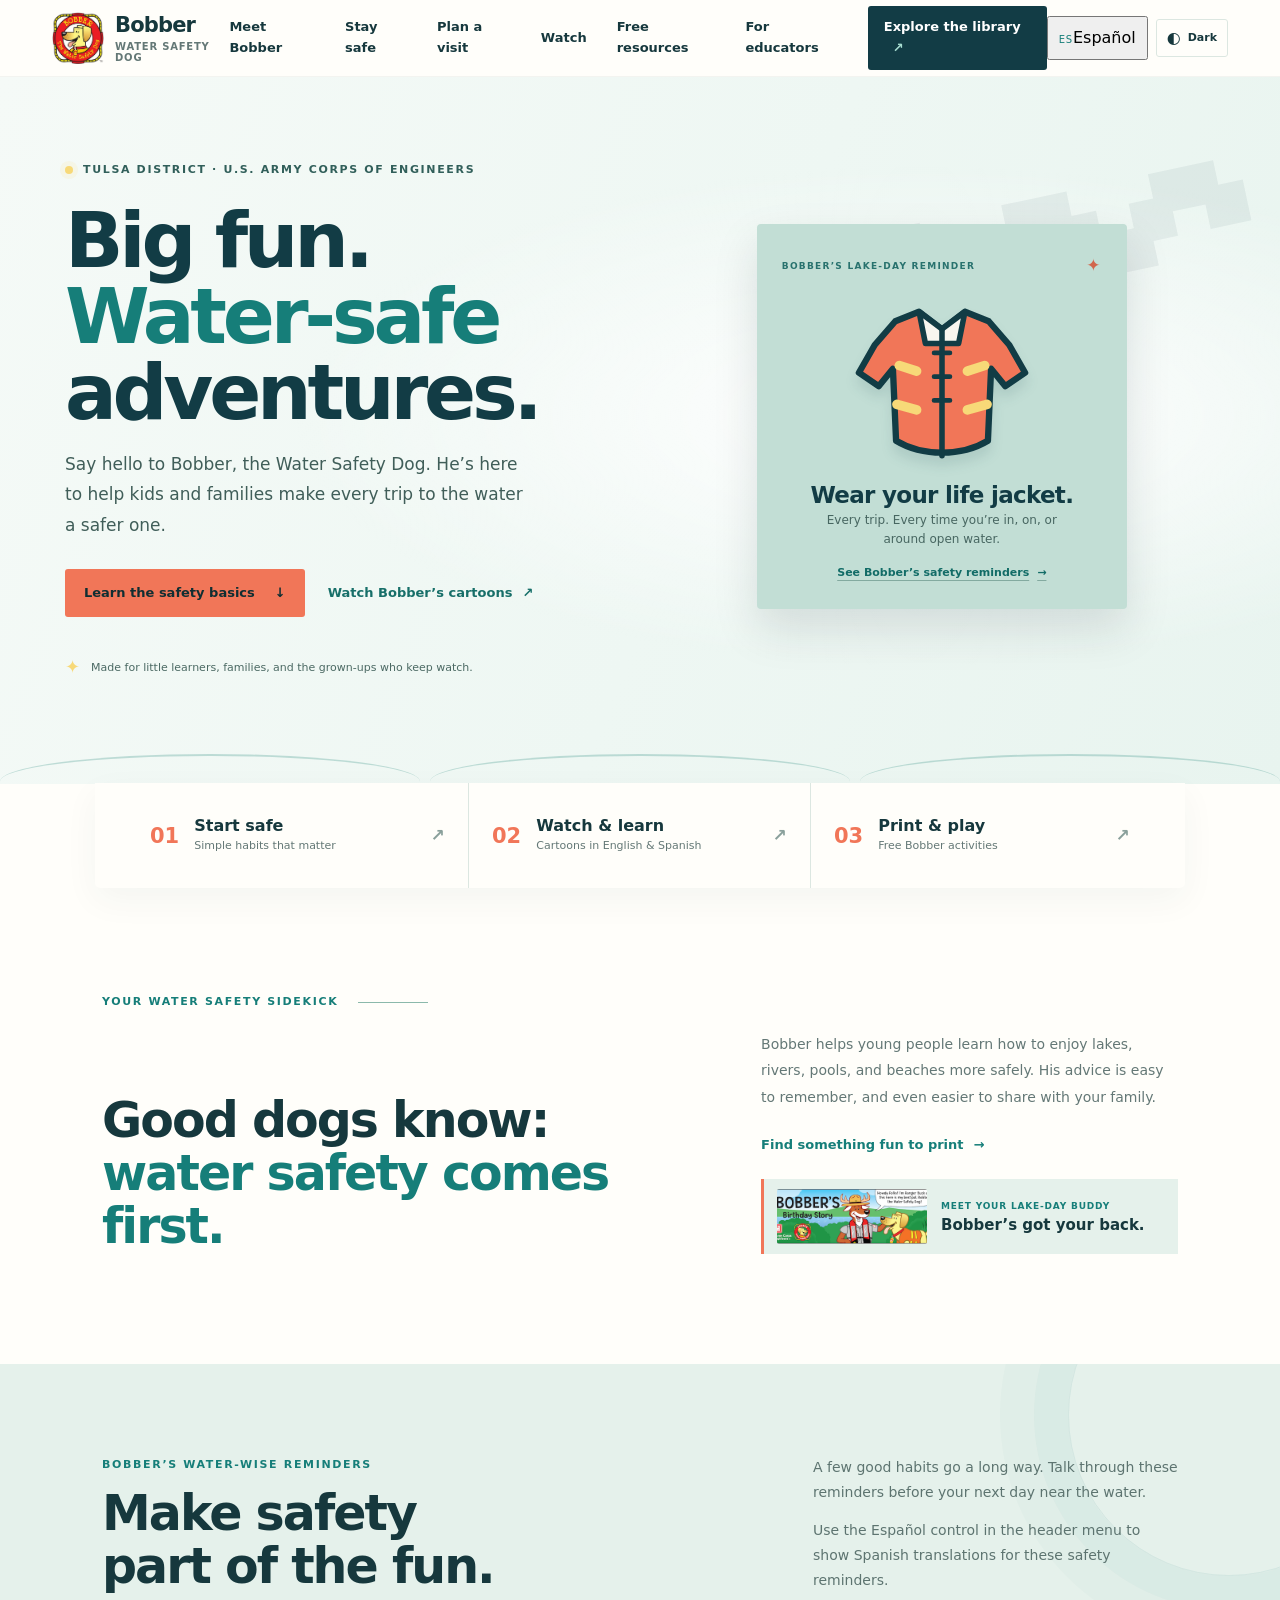
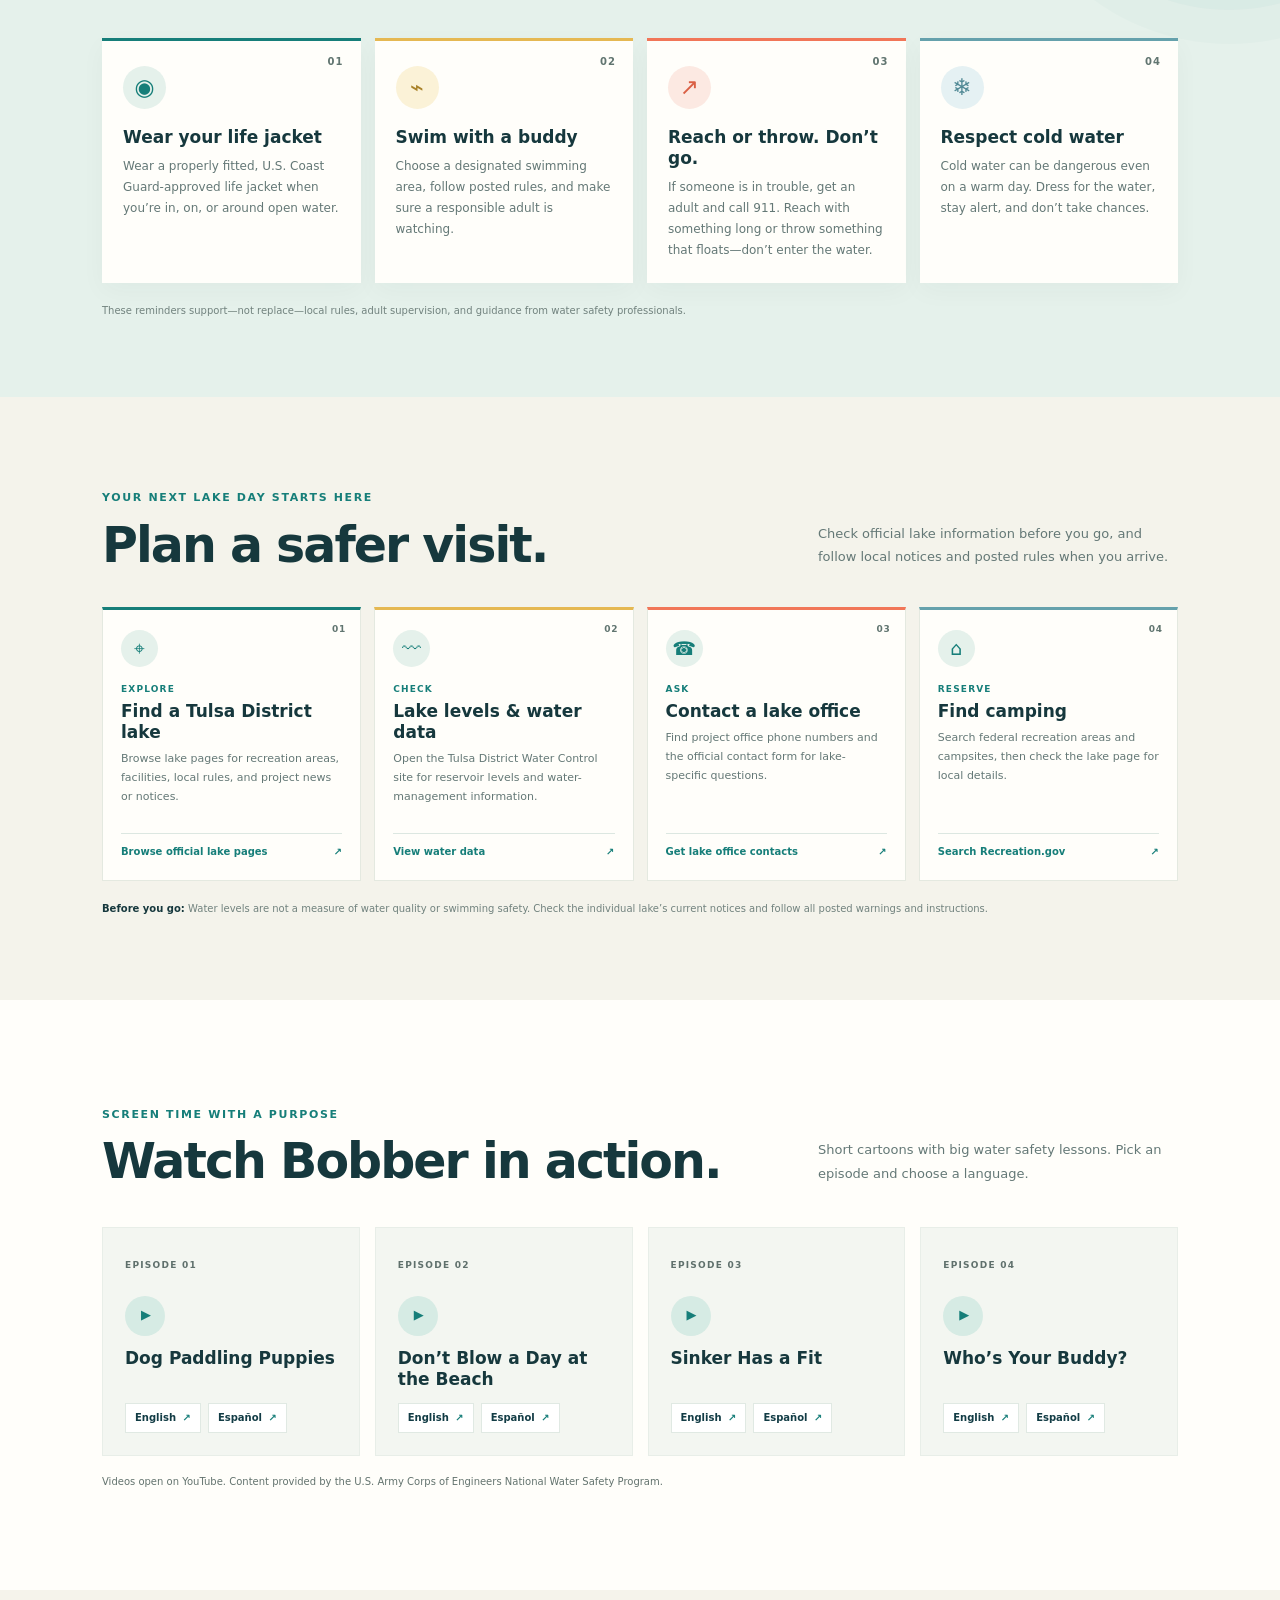
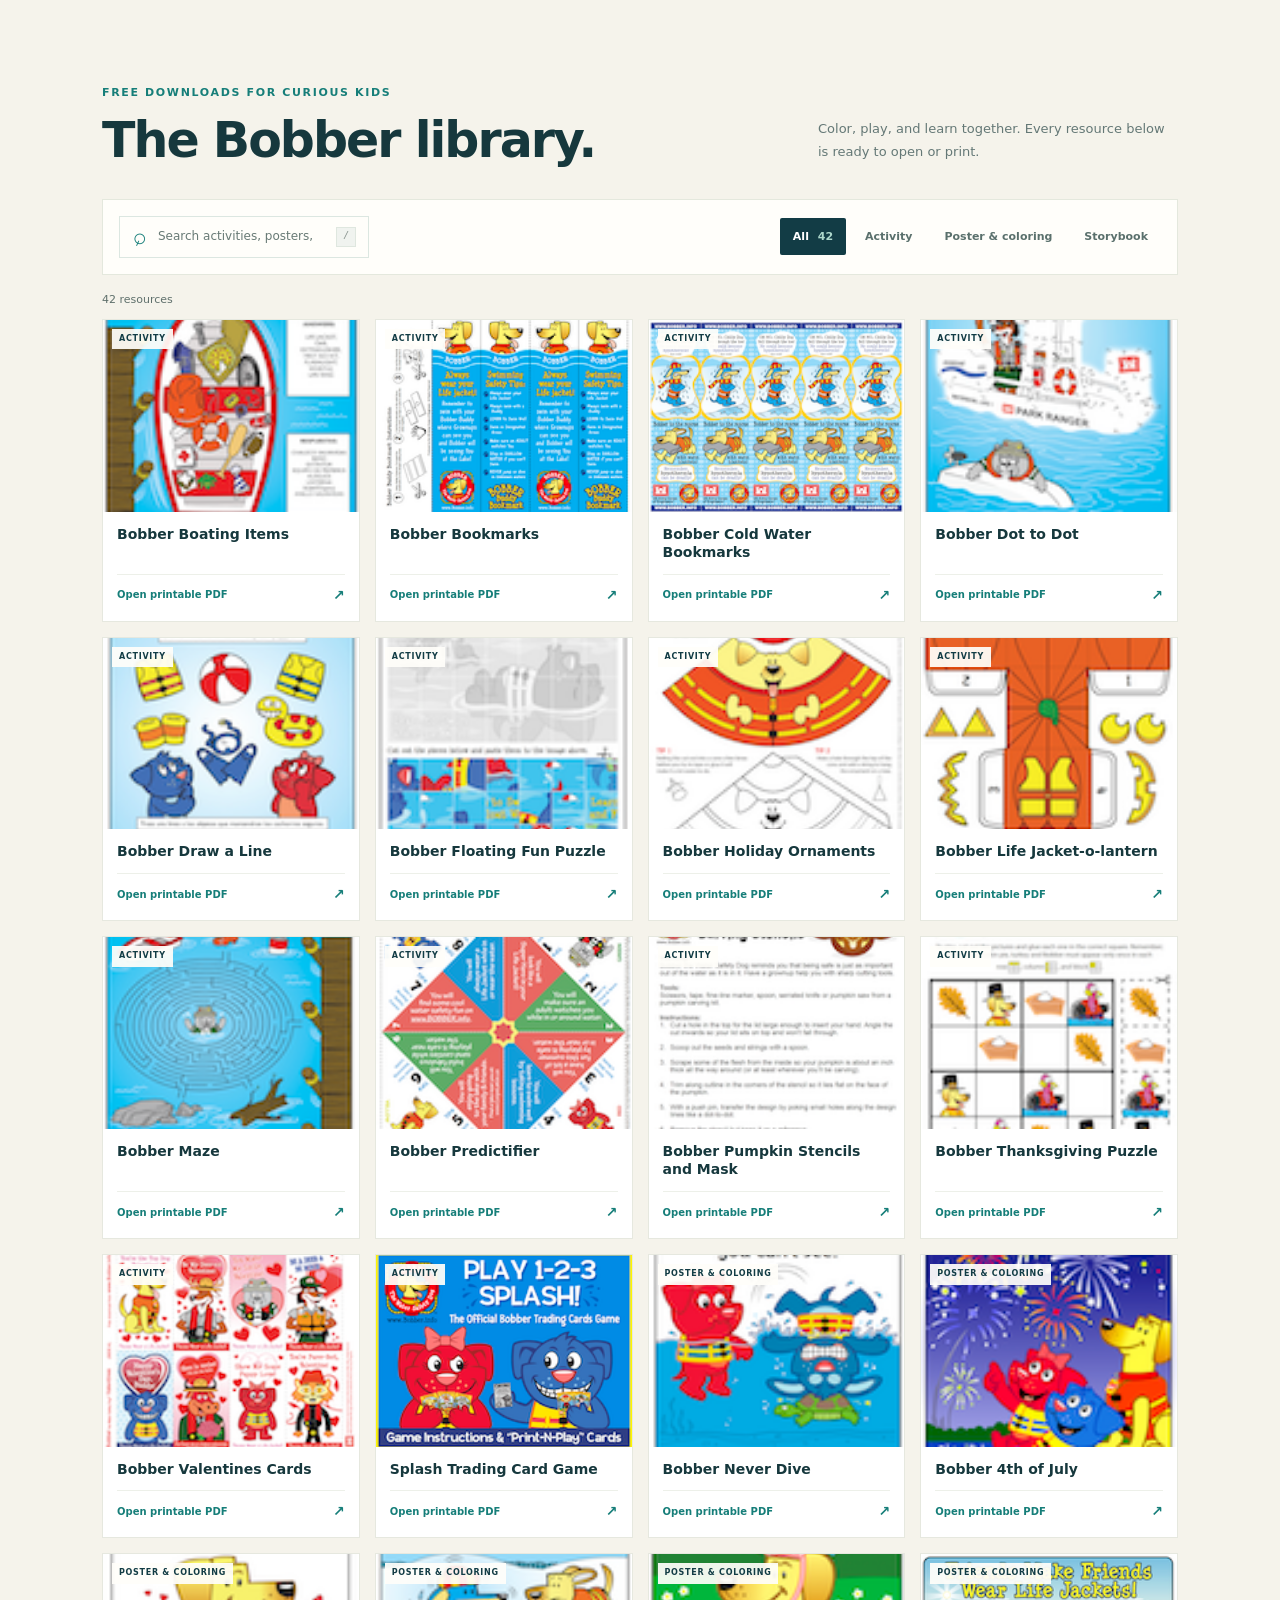
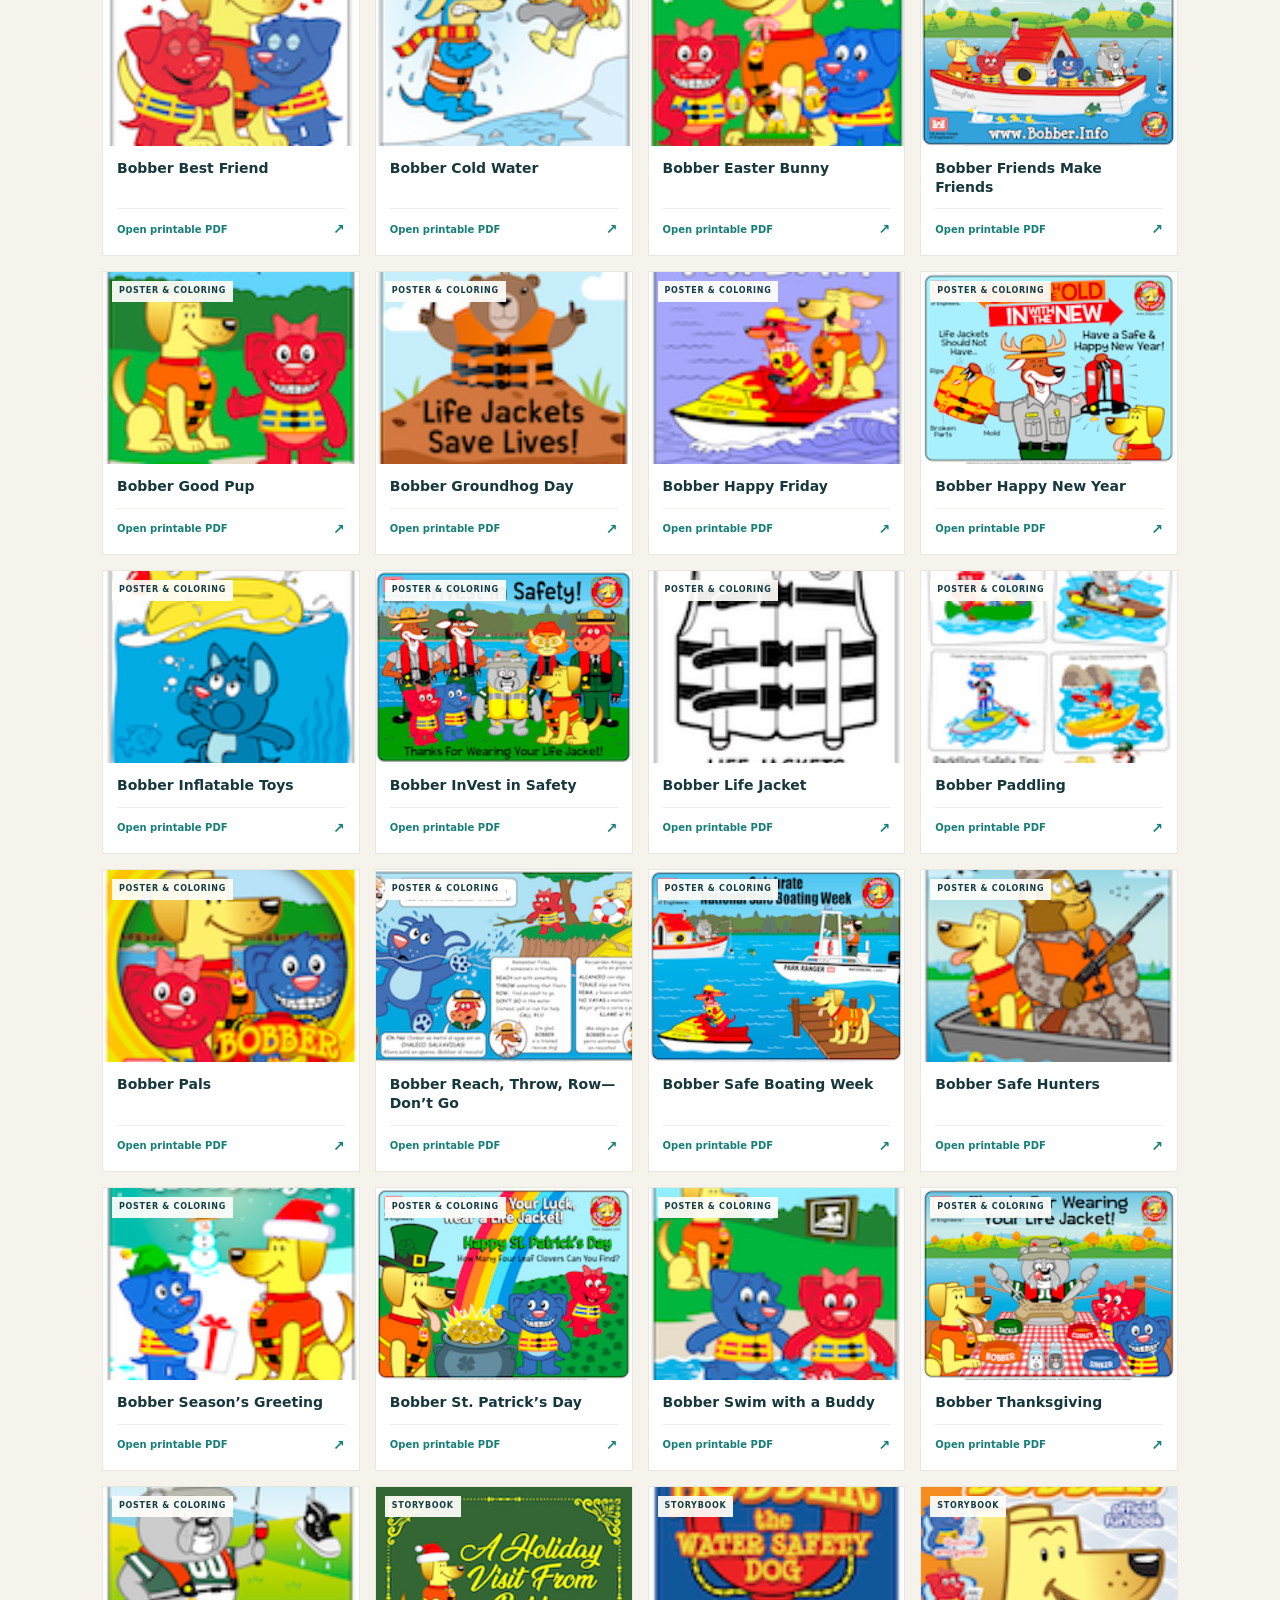
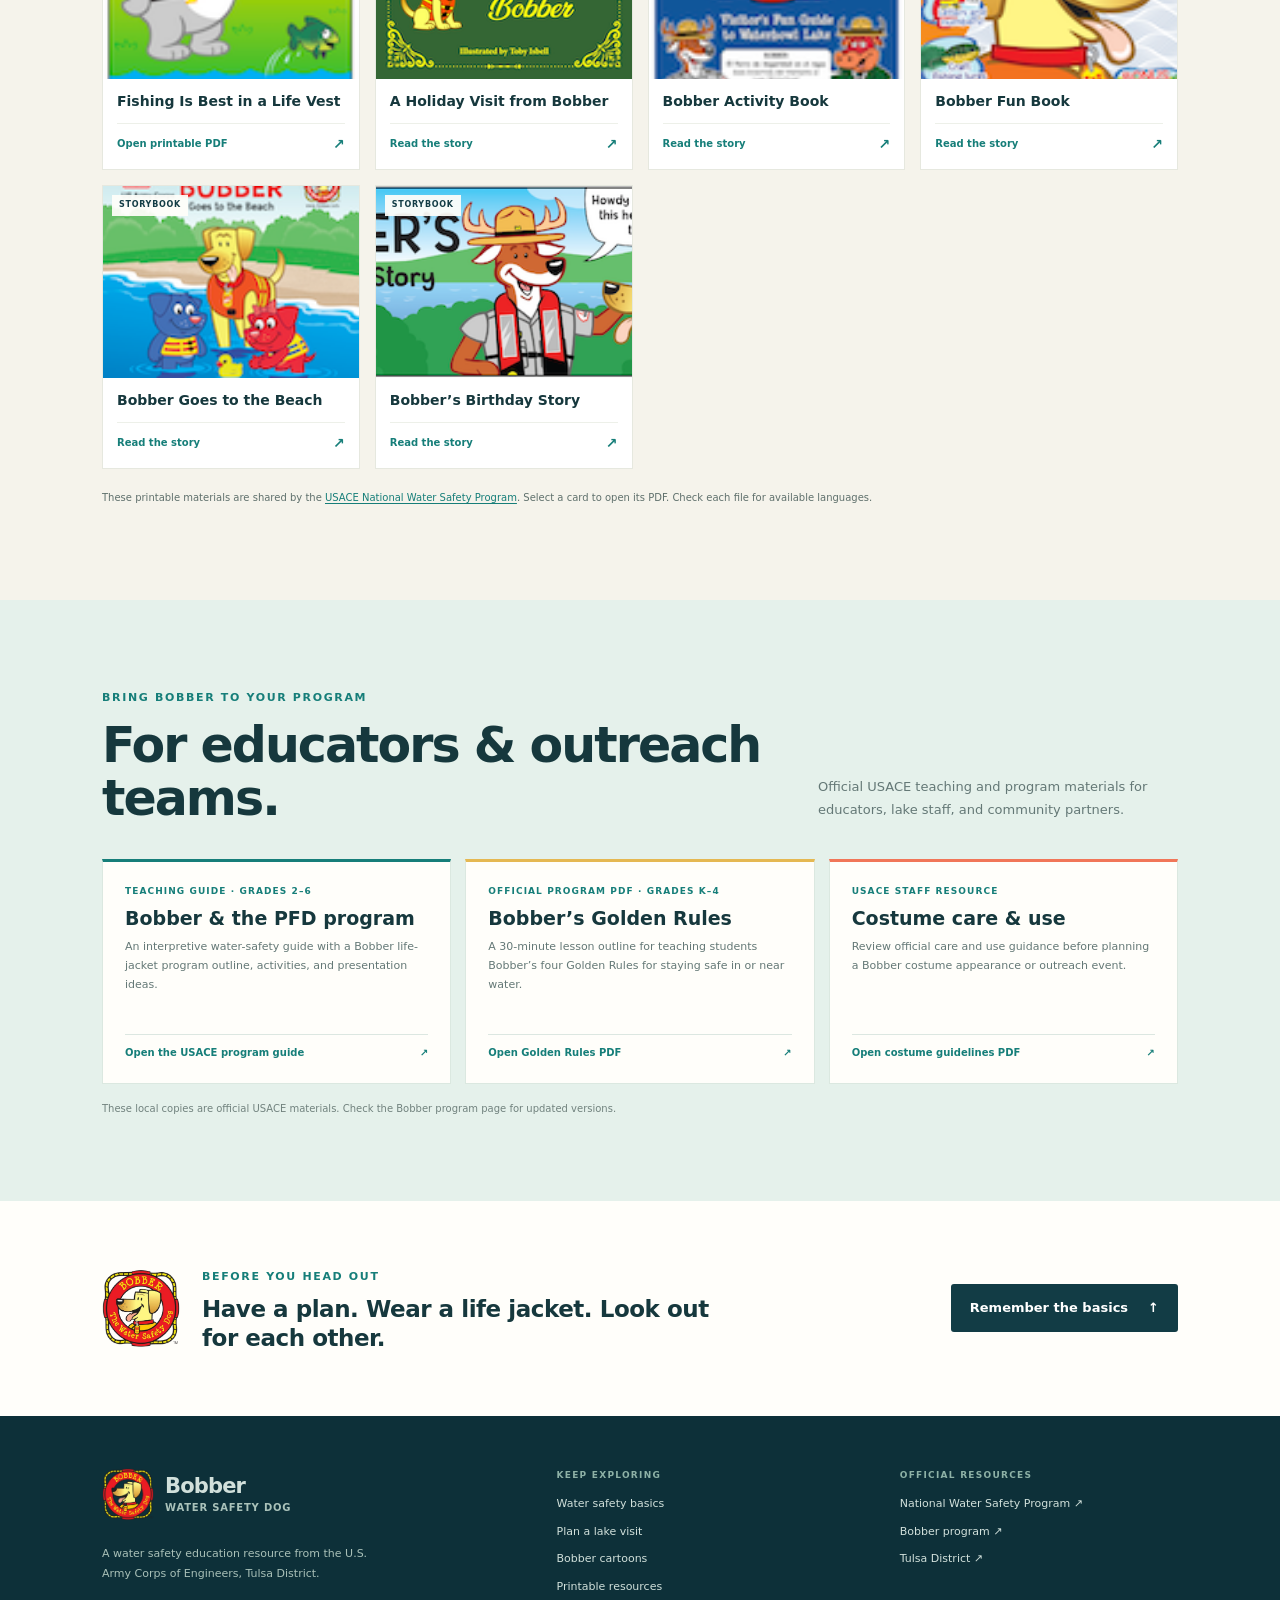
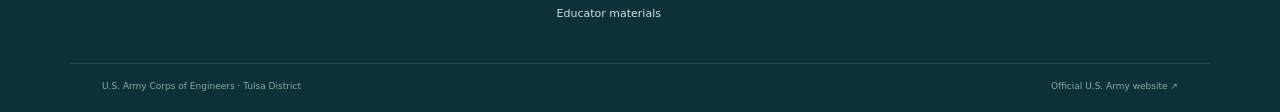
<file: index.html>
<!doctype html>
<html lang="en">
<head>
  <meta charset="utf-8">
  <meta name="viewport" content="width=device-width, initial-scale=1">
  <meta name="theme-color" content="#123c45">
  <meta name="description" content="Meet Bobber the Water Safety Dog. Explore family-friendly water safety videos, printable activities, posters, coloring sheets, and storybooks from the U.S. Army Corps of Engineers Tulsa District.">
  <title>Bobber the Water Safety Dog | Tulsa District, USACE</title>
  <link rel="icon" type="image/png" href="assets/bobber-logo.png">
  <script>
    try {
      document.documentElement.dataset.theme = localStorage.getItem("bobber-theme") ||
        (window.matchMedia("(prefers-color-scheme: dark)").matches ? "dark" : "light");
      document.documentElement.dataset.locale = localStorage.getItem("bobber-language") || "en";
    } catch {
      document.documentElement.dataset.theme = "light";
      document.documentElement.dataset.locale = "en";
    }
  </script>
  <link rel="stylesheet" href="styles.css">
</head>
<body>
  <a class="skip-link" href="#main">Skip to content</a>
  <header class="site-header">
    <div class="header-inner">
      <a class="brand" href="#top" aria-label="Bobber water safety home">
        <img class="brand-logo" src="assets/bobber-logo.png" alt="">
        <span class="brand-copy"><strong>Bobber</strong><small>Water Safety Dog</small></span>
      </a>
      <nav class="site-nav" id="site-nav" aria-label="Main navigation">
        <a href="#meet-bobber">Meet Bobber</a>
        <a href="#safety">Stay safe</a>
        <a href="#visit">Plan a visit</a>
        <a href="#videos">Watch</a>
        <a href="#resources">Free resources</a>
        <a href="#educators">For educators</a>
        <a class="nav-cta" href="#resources">Explore the library <span aria-hidden="true">↗</span></a>
      </nav>
      <div class="header-tools">
        <button class="header-language-toggle" id="header-language-toggle" type="button" aria-label="Switch to Spanish / Cambiar a español" aria-pressed="false" aria-controls="main"><span class="language-code" aria-hidden="true">ES</span><span class="language-name" lang="es">Español</span></button>
        <button class="theme-toggle" id="theme-toggle" type="button" aria-label="Switch to dark mode" aria-pressed="false" title="Switch to dark mode"><span class="theme-icon" aria-hidden="true">◐</span><span class="theme-label">Dark</span></button>
        <button class="menu-toggle" id="menu-toggle" type="button" aria-expanded="false" aria-controls="site-nav" aria-label="Open navigation"><span></span><span></span><span></span></button>
      </div>
    </div>
  </header>

  <main id="main">
    <section class="hero" id="top" aria-labelledby="hero-title">
      <div class="hero-watermark" aria-hidden="true">〰</div>
      <div class="hero-inner">
        <div class="hero-copy">
          <p class="eyebrow"><span class="eyebrow-dot"></span> Tulsa District · U.S. Army Corps of Engineers</p>
          <h1 id="hero-title">Big fun.<br><span>Water-safe</span> adventures.</h1>
          <p class="hero-description">Say hello to Bobber, the Water Safety Dog. He’s here to help kids and families make every trip to the water a safer one.</p>
          <div class="hero-actions">
            <a class="button button-coral" href="#safety">Learn the safety basics <span aria-hidden="true">↓</span></a>
            <a class="text-link text-link-light" href="#videos">Watch Bobber’s cartoons <span aria-hidden="true">↗</span></a>
          </div>
          <div class="hero-note"><span class="note-icon" aria-hidden="true">✦</span><span>Made for little learners, families, and the grown-ups who keep watch.</span></div>
        </div>
        <aside class="hero-feature" aria-label="Bobber’s water safety reminder">
          <div class="feature-topline"><span>Bobber’s lake-day reminder</span><span aria-hidden="true">✦</span></div>
          <div class="life-jacket-art" aria-hidden="true">
            <svg viewBox="0 0 240 220" role="presentation" xmlns="http://www.w3.org/2000/svg">
              <path d="m91 20-30 12-26 30-20 35 25 17 18-22 4 91c33 20 83 20 116 0l4-91 18 22 25-17-20-35-26-30-30-12-29 22-29-22Z" fill="#f17658" stroke="#123c45" stroke-linejoin="round" stroke-width="8"/>
              <path d="m91 20 29 22 29-22-8 40h-42l-8-40Z" fill="#f8f6ef" stroke="#123c45" stroke-linejoin="round" stroke-width="7"/>
              <path d="M120 44v158" fill="none" stroke="#123c45" stroke-linecap="round" stroke-width="7"/>
              <path d="m66 88 22 7m86-7-22 7M63 137l25 7m89-7-25 7" fill="none" stroke="#f7d978" stroke-linecap="round" stroke-width="12"/>
              <path d="M110 72h20m-20 30h20m-20 30h20" fill="none" stroke="#123c45" stroke-linecap="round" stroke-width="6"/>
            </svg>
          </div>
          <p class="feature-title">Wear your life jacket.</p>
          <p class="feature-description">Every trip. Every time you’re in, on, or around open water.</p>
          <a class="feature-link" href="#safety">See Bobber’s safety reminders <span aria-hidden="true">→</span></a>
        </aside>
      </div>
      <div class="hero-ripple" aria-hidden="true"><span></span><span></span><span></span></div>
    </section>

    <section class="quick-strip" aria-label="Explore the site">
      <a href="#safety">
        <span class="quick-icon">01</span>
        <span><strong>Start safe</strong><small>Simple habits that matter</small></span>
        <b aria-hidden="true">↗</b>
      </a>
      <a href="#videos">
        <span class="quick-icon">02</span>
        <span><strong>Watch & learn</strong><small>Cartoons in English & Spanish</small></span>
        <b aria-hidden="true">↗</b>
      </a>
      <a href="#resources">
        <span class="quick-icon">03</span>
        <span><strong>Print & play</strong><small>Free Bobber activities</small></span>
        <b aria-hidden="true">↗</b>
      </a>
    </section>

    <section class="intro section-wrap" id="meet-bobber">
      <div class="intro-label">
        <span class="section-kicker">Your water safety sidekick</span>
        <span class="intro-line"></span>
      </div>
      <div class="intro-content">
        <h2>Good dogs know:<br><em>water safety comes first.</em></h2>
        <div class="intro-text">
          <p>Bobber helps young people learn how to enjoy lakes, rivers, pools, and beaches more safely. His advice is easy to remember, and even easier to share with your family.</p>
          <a class="text-link" href="#resources">Find something fun to print <span aria-hidden="true">→</span></a>
          <div class="bobber-note">
            <img src="assets/graphics/Bobber_Birthday_Story_tb_L7cc.png" alt="Bobber the Water Safety Dog with Ranger Buck">
            <span><small>Meet your lake-day buddy</small><strong>Bobber’s got your back.</strong></span>
          </div>
        </div>
      </div>
    </section>

    <section class="safety-section" id="safety" aria-labelledby="safety-title">
      <div class="section-wrap safety-inner">
        <div class="safety-heading">
          <div>
            <span class="section-kicker">Bobber’s water-wise reminders</span>
            <h2 id="safety-title" tabindex="-1">Make safety<br>part of the fun.</h2>
          </div>
          <div class="safety-heading-copy">
            <p>A few good habits go a long way. Talk through these reminders before your next day near the water.</p>
            <p class="safety-language-hint" id="safety-language-hint">Use the Español control in the header menu to show Spanish translations for these safety reminders.</p>
          </div>
        </div>
        <div class="safety-grid">
          <article class="safety-card">
            <span class="safety-number" aria-hidden="true">01</span>
            <span class="safety-symbol" aria-hidden="true">◉</span>
            <h3>Wear your life jacket</h3>
            <p>Wear a properly fitted, U.S. Coast Guard-approved life jacket when you’re in, on, or around open water.</p>
            <div class="spanish-copy" id="safety-es-lifejacket" lang="es" hidden>
              <span>ESPAÑOL · BORRADOR</span>
              <p><strong>Usa tu chaleco salvavidas.</strong> Debe ser de la talla correcta y estar aprobado por la Guardia Costera de EE. UU. Úsalo dentro, sobre o cerca de aguas abiertas.</p>
            </div>
          </article>
          <article class="safety-card">
            <span class="safety-number" aria-hidden="true">02</span>
            <span class="safety-symbol" aria-hidden="true">⌁</span>
            <h3>Swim with a buddy</h3>
            <p>Choose a designated swimming area, follow posted rules, and make sure a responsible adult is watching.</p>
            <div class="spanish-copy" id="safety-es-buddy" lang="es" hidden>
              <span>ESPAÑOL · BORRADOR</span>
              <p><strong>Nada acompañado.</strong> Elige una zona designada para nadar, sigue las reglas publicadas y asegúrate de que un adulto responsable te vigile.</p>
            </div>
          </article>
          <article class="safety-card">
            <span class="safety-number" aria-hidden="true">03</span>
            <span class="safety-symbol" aria-hidden="true">↗</span>
            <h3>Reach or throw. Don’t go.</h3>
            <p>If someone is in trouble, get an adult and call 911. Reach with something long or throw something that floats—don’t enter the water.</p>
            <div class="spanish-copy" id="safety-es-rescue" lang="es" hidden>
              <span>ESPAÑOL · BORRADOR</span>
              <p><strong>Alcanza o lanza; no te metas.</strong> Si alguien está en peligro, avisa a un adulto y llama al 911. Extiende algo largo o lanza algo que flote. No entres al agua.</p>
            </div>
          </article>
          <article class="safety-card">
            <span class="safety-number" aria-hidden="true">04</span>
            <span class="safety-symbol" aria-hidden="true">❄</span>
            <h3>Respect cold water</h3>
            <p>Cold water can be dangerous even on a warm day. Dress for the water, stay alert, and don’t take chances.</p>
            <div class="spanish-copy" id="safety-es-cold" lang="es" hidden>
              <span>ESPAÑOL · BORRADOR</span>
              <p><strong>Ten cuidado con el agua fría.</strong> Puede ser peligrosa incluso en un día cálido. Usa ropa adecuada para el agua fría, mantente alerta y no corras riesgos.</p>
            </div>
          </article>
        </div>
        <p class="safety-footnote">These reminders support—not replace—local rules, adult supervision, and guidance from water safety professionals.</p>
      </div>
    </section>

    <section class="visit-section" id="visit" aria-labelledby="visit-title">
      <div class="section-wrap visit-inner">
        <div class="section-heading">
          <div>
            <span class="section-kicker">Your next lake day starts here</span>
            <h2 id="visit-title">Plan a safer visit.</h2>
          </div>
          <p>Check official lake information before you go, and follow local notices and posted rules when you arrive.</p>
        </div>
        <div class="visit-grid">
          <article class="visit-card">
            <span class="visit-number" aria-hidden="true">01</span>
            <span class="visit-icon" aria-hidden="true">⌖</span>
            <span class="visit-kicker">Explore</span>
            <h3>Find a Tulsa District lake</h3>
            <p>Browse lake pages for recreation areas, facilities, local rules, and project news or notices.</p>
            <a href="https://www.swt.usace.army.mil/Locations/Tulsa-District-Lakes/" target="_blank" rel="noopener noreferrer">Browse official lake pages <span aria-hidden="true">↗</span></a>
          </article>
          <article class="visit-card">
            <span class="visit-number" aria-hidden="true">02</span>
            <span class="visit-icon" aria-hidden="true">〰</span>
            <span class="visit-kicker">Check</span>
            <h3>Lake levels & water data</h3>
            <p>Open the Tulsa District Water Control site for reservoir levels and water-management information.</p>
            <a href="https://www.swt-wc.usace.army.mil/" target="_blank" rel="noopener noreferrer">View water data <span aria-hidden="true">↗</span></a>
          </article>
          <article class="visit-card">
            <span class="visit-number" aria-hidden="true">03</span>
            <span class="visit-icon" aria-hidden="true">☎</span>
            <span class="visit-kicker">Ask</span>
            <h3>Contact a lake office</h3>
            <p>Find project office phone numbers and the official contact form for lake-specific questions.</p>
            <a href="https://www.swt.usace.army.mil/Contact/Contact-a-Lake/" target="_blank" rel="noopener noreferrer">Get lake office contacts <span aria-hidden="true">↗</span></a>
          </article>
          <article class="visit-card">
            <span class="visit-number" aria-hidden="true">04</span>
            <span class="visit-icon" aria-hidden="true">⌂</span>
            <span class="visit-kicker">Reserve</span>
            <h3>Find camping</h3>
            <p>Search federal recreation areas and campsites, then check the lake page for local details.</p>
            <a href="https://www.recreation.gov/" target="_blank" rel="noopener noreferrer">Search Recreation.gov <span aria-hidden="true">↗</span></a>
          </article>
        </div>
        <p class="visit-note"><strong>Before you go:</strong> Water levels are not a measure of water quality or swimming safety. Check the individual lake’s current notices and follow all posted warnings and instructions.</p>
      </div>
    </section>

    <section class="videos-section section-wrap" id="videos" aria-labelledby="videos-title">
      <div class="section-heading">
        <div>
          <span class="section-kicker">Screen time with a purpose</span>
          <h2 id="videos-title">Watch Bobber in action.</h2>
        </div>
        <p>Short cartoons with big water safety lessons. Pick an episode and choose a language.</p>
      </div>
      <div class="video-grid">
        <article class="video-card">
          <span class="episode">Episode 01</span>
          <div class="video-play" aria-hidden="true">▶</div>
          <h3>Dog Paddling Puppies</h3>
          <div class="video-links">
            <a href="https://www.youtube.com/watch?v=MahvLCAvMeY" target="_blank" rel="noopener noreferrer">English <span aria-hidden="true">↗</span></a>
            <a href="https://www.youtube.com/watch?v=w3-Rvg3Nn1M" target="_blank" rel="noopener noreferrer">Español <span aria-hidden="true">↗</span></a>
          </div>
        </article>
        <article class="video-card">
          <span class="episode">Episode 02</span>
          <div class="video-play" aria-hidden="true">▶</div>
          <h3>Don’t Blow a Day at the Beach</h3>
          <div class="video-links">
            <a href="https://www.youtube.com/watch?v=X65Jan-2oi4" target="_blank" rel="noopener noreferrer">English <span aria-hidden="true">↗</span></a>
            <a href="https://www.youtube.com/watch?v=4BBhqaPcdgs" target="_blank" rel="noopener noreferrer">Español <span aria-hidden="true">↗</span></a>
          </div>
        </article>
        <article class="video-card">
          <span class="episode">Episode 03</span>
          <div class="video-play" aria-hidden="true">▶</div>
          <h3>Sinker Has a Fit</h3>
          <div class="video-links">
            <a href="https://www.youtube.com/watch?v=A7PVncKdTyQ" target="_blank" rel="noopener noreferrer">English <span aria-hidden="true">↗</span></a>
            <a href="https://www.youtube.com/watch?v=uGVuEizAx2I" target="_blank" rel="noopener noreferrer">Español <span aria-hidden="true">↗</span></a>
          </div>
        </article>
        <article class="video-card">
          <span class="episode">Episode 04</span>
          <div class="video-play" aria-hidden="true">▶</div>
          <h3>Who’s Your Buddy?</h3>
          <div class="video-links">
            <a href="https://www.youtube.com/watch?v=OJebZ1pcq2U" target="_blank" rel="noopener noreferrer">English <span aria-hidden="true">↗</span></a>
            <a href="https://www.youtube.com/watch?v=ciY6YUUWaWM" target="_blank" rel="noopener noreferrer">Español <span aria-hidden="true">↗</span></a>
          </div>
        </article>
      </div>
      <p class="source-note">Videos open on YouTube. Content provided by the U.S. Army Corps of Engineers National Water Safety Program.</p>
    </section>

    <section class="library-section" id="resources" aria-labelledby="resources-title">
      <div class="section-wrap library-inner">
        <div class="section-heading library-heading">
          <div>
            <span class="section-kicker">Free downloads for curious kids</span>
            <h2 id="resources-title">The Bobber library.</h2>
          </div>
          <p>Color, play, and learn together. Every resource below is ready to open or print.</p>
        </div>
        <div class="library-tools">
          <label class="search-box" for="resource-search">
            <span aria-hidden="true">⌕</span>
            <input id="resource-search" type="search" aria-label="Search Bobber resources" placeholder="Search activities, posters, books…" autocomplete="off">
            <kbd aria-hidden="true">/</kbd>
          </label>
          <div class="filters" role="group" aria-label="Filter resources">
            <button class="filter-button is-active" type="button" data-filter="all" aria-pressed="true">All <span id="count-all"></span></button>
            <button class="filter-button" type="button" data-filter="activity" aria-pressed="false">Activities</button>
            <button class="filter-button" type="button" data-filter="poster" aria-pressed="false">Posters & coloring</button>
            <button class="filter-button" type="button" data-filter="storybook" aria-pressed="false">Storybooks</button>
          </div>
        </div>
        <p class="results-message" id="results-message" aria-live="polite"></p>
        <div class="resource-grid" id="resource-grid"></div>
        <div class="empty-state" id="empty-state" hidden>
          <span aria-hidden="true">🐾</span>
          <h3>No matching resources</h3>
          <p>Try another search or choose a different category.</p>
          <button class="reset-search" id="reset-search" type="button">Show everything</button>
        </div>
        <p class="library-note">
          These printable materials are shared by the
          <a href="https://corpslakes.erdc.dren.mil/employees/watersafety/graphics.cfm?Option=Cartoons" target="_blank" rel="noopener noreferrer">USACE National Water Safety Program</a>.
          Select a card to open its PDF. Check each file for available languages.
        </p>
      </div>
    </section>

    <section class="educator-section" id="educators" aria-labelledby="educator-title">
      <div class="section-wrap educator-inner">
        <div class="section-heading">
          <div>
            <span class="section-kicker">Bring Bobber to your program</span>
            <h2 id="educator-title">For educators & outreach teams.</h2>
          </div>
          <p>Official USACE teaching and program materials for educators, lake staff, and community partners.</p>
        </div>
        <div class="educator-grid">
          <article class="educator-card">
            <span class="educator-label">Teaching guide · Grades 2–6</span>
            <h3>Bobber & the PFD program</h3>
            <p>An interpretive water-safety guide with a Bobber life-jacket program outline, activities, and presentation ideas.</p>
            <a href="assets/pdfs/Water%20Safety%20Resource%20Guide%202021.pdf" target="_blank" rel="noopener">Open the USACE program guide <span aria-hidden="true">↗</span></a>
          </article>
          <article class="educator-card">
            <span class="educator-label">Official program PDF · Grades K–4</span>
            <h3>Bobber’s Golden Rules</h3>
            <p>A 30-minute lesson outline for teaching students Bobber’s four Golden Rules for staying safe in or near water.</p>
            <a href="assets/pdfs/Bobber%20Water%20Safety%20Golden%20Rules.pdf" target="_blank" rel="noopener">Open Golden Rules PDF <span aria-hidden="true">↗</span></a>
          </article>
          <article class="educator-card">
            <span class="educator-label">USACE staff resource</span>
            <h3>Costume care & use</h3>
            <p>Review official care and use guidance before planning a Bobber costume appearance or outreach event.</p>
            <a href="assets/pdfs/Bobber%20Costume%20Care%20and%20Use%20Guidelines.pdf" target="_blank" rel="noopener">Open costume guidelines PDF <span aria-hidden="true">↗</span></a>
          </article>
        </div>
        <p class="educator-note">These local copies are official USACE materials. Check the <a href="https://corpslakes.erdc.dren.mil/employees/watersafety/bobber.cfm" target="_blank" rel="noopener noreferrer">Bobber program page</a> for updated versions.</p>
      </div>
    </section>

    <section class="closing section-wrap">
      <img class="closing-logo" src="assets/bobber-logo.png" alt="Bobber the Water Safety Dog">
      <div>
        <span class="section-kicker">Before you head out</span>
        <h2>Have a plan. Wear a life jacket. Look out for each other.</h2>
      </div>
      <a class="button button-dark" href="#safety">Remember the basics <span aria-hidden="true">↑</span></a>
    </section>
  </main>

  <footer class="site-footer">
    <div class="footer-inner">
      <div class="footer-brand">
        <a class="brand brand-light" href="#top">
          <img class="brand-logo" src="assets/bobber-logo.png" alt="">
          <span class="brand-copy"><strong>Bobber</strong><small>Water Safety Dog</small></span>
        </a>
        <p>A water safety education resource from the U.S. Army Corps of Engineers, Tulsa District.</p>
      </div>
      <div class="footer-links">
        <span class="footer-label">Keep exploring</span>
        <a href="#safety">Water safety basics</a>
        <a href="#visit">Plan a lake visit</a>
        <a href="#videos">Bobber cartoons</a>
        <a href="#resources">Printable resources</a>
        <a href="#educators">Educator materials</a>
      </div>
      <div class="footer-links">
        <span class="footer-label">Official resources</span>
        <a href="https://www.usace.army.mil/Missions/Civil-Works/Recreation/National-Water-Safety_Program/" target="_blank" rel="noopener noreferrer">National Water Safety Program ↗</a>
        <a href="https://corpslakes.erdc.dren.mil/employees/watersafety/bobber.cfm" target="_blank" rel="noopener noreferrer">Bobber program ↗</a>
        <a href="https://www.swt.usace.army.mil/" target="_blank" rel="noopener noreferrer">Tulsa District ↗</a>
      </div>
    </div>
    <div class="footer-bottom">
      <span>U.S. Army Corps of Engineers · Tulsa District</span>
      <a href="https://www.usace.army.mil/" target="_blank" rel="noopener noreferrer">Official U.S. Army website ↗</a>
    </div>
  </footer>
  <dialog class="easter-dialog" id="easter-dialog" aria-labelledby="easter-title" aria-describedby="easter-copy">
    <div class="easter-confetti" id="easter-confetti" aria-hidden="true"></div>
    <button class="easter-close" id="easter-close" type="button" aria-label="Close secret mission">×</button>
    <img class="easter-logo" src="assets/bobber-logo.png" alt="Bobber the Water Safety Dog">
    <p class="easter-kicker" id="easter-kicker">Secret mission unlocked</p>
    <h2 id="easter-title">You found Bobber!</h2>
    <p id="easter-copy">Your secret mission: bring a buddy, wear a life jacket, and share one water-safety tip.</p>
    <button class="button button-coral" id="easter-return" type="button">
      <span id="easter-return-label">Back to the adventure</span>
      <span aria-hidden="true">→</span>
    </button>
  </dialog>
  <script src="data/resources.js" defer></script>
  <script src="data/translations.js" defer></script>
  <script src="scripts/main.js" defer></script>
</body>
</html>
</file>
<file: styles.css>
/* Design tokens and global defaults */
:root {
  --ink: #16383d;
  --deep: #123c45;
  --deep2: #0d3039;
  --teal: #167e79;
  --mint: #d9eeea;
  --coral: #f17658;
  --coral-dark: #da5f44;
  --sand: #f8f6ef;
  --paper: #fffefa;
  --muted: #647876;
  --line: #dce7e1;
  --yellow: #f7d978;
  --shadow: 0 20px 60px #123c4510;
  --sans: system-ui,"Segoe UI",Arial,sans-serif;
  --display: "Trebuchet MS",system-ui,"Segoe UI",sans-serif;
}

* {
  box-sizing: border-box;
}

html {
  scroll-behavior: smooth;
  scroll-padding-top: 88px;
}

body {
  margin: 0;
  background: var(--paper);
  color: var(--ink);
  font-family: var(--sans);
  font-size: 16px;
  line-height: 1.6;
  -webkit-font-smoothing: antialiased;
}

a {
  color: inherit;
  text-decoration: none;
}

button, input {
  font: inherit;
}

button:focus-visible, a:focus-visible, input:focus-visible {
  outline: 3px solid #efa94c;
  outline-offset: 3px;
}

.skip-link {
  position: absolute;
  z-index: 100;
  top: -60px;
  left: 16px;
  padding: 10px 16px;
  background: white;
  border-radius: 4px;
  color: var(--deep);
}

.skip-link:focus {
  top: 12px;
}

/* Header and primary navigation */
.site-header {
  position: sticky;
  top: 0;
  z-index: 20;
  background: #fffefaed;
  backdrop-filter: blur(14px);
  border-bottom: 1px solid #16383d0d;
}

.header-inner {
  height: 76px;
  max-width: 1240px;
  padding: 0 32px;
  margin: auto;
  display: flex;
  justify-content: space-between;
  align-items: center;
}

.brand {
  display: inline-flex;
  align-items: center;
  gap: 11px;
}

.brand-copy {
  display: grid;
  line-height: 1.12;
}

.brand-copy strong {
  font: 900 21px var(--display);
  letter-spacing: -.04em;
}

.brand-copy small {
  margin-top: 4px;
  color: var(--muted);
  font-size: 10px;
  font-weight: 700;
  letter-spacing: .08em;
  text-transform: uppercase;
}

.site-nav {
  display: flex;
  align-items: center;
  gap: 30px;
  font-size: 13px;
  font-weight: 700;
}

.site-nav>a:not(.nav-cta) {
  transition: color .2s;
}

.site-nav>a:not(.nav-cta):hover {
  color: var(--teal);
}

.nav-cta {
  padding: 11px 16px;
  background: var(--deep);
  color: white;
  border-radius: 3px;
}

.nav-cta span {
  padding-left: 9px;
  color: #a9dfd2;
}

.menu-toggle {
  display: none;
}

/* Home hero */
.hero {
  position: relative;
  overflow: hidden;
  background: var(--deep);
  color: white;
}

.hero:before {
  position: absolute;
  content: "";
  inset: 0;
  background: radial-gradient(ellipse at 72% 60%,#195866 0,transparent 47%),linear-gradient(112deg,#123c45 0%,#123c45 55%,#174e58 100%);
}

.hero-inner {
  position: relative;
  max-width: 1240px;
  min-height: 548px;
  margin: auto;
  padding: 73px 45px 102px;
  display: grid;
  grid-template-columns: 1.02fr .98fr;
  align-items: center;
  gap: 35px;
}

.hero-copy {
  position: relative;
  z-index: 1;
  max-width: 580px;
}

.eyebrow, .section-kicker {
  font-size: 11px;
  font-weight: 700;
  letter-spacing: .15em;
  text-transform: uppercase;
}

.eyebrow {
  display: flex;
  align-items: center;
  gap: 10px;
  color: #b9d5cd;
}

.eyebrow-dot {
  height: 8px;
  width: 8px;
  border-radius: 50%;
  background: var(--yellow);
  box-shadow: 0 0 0 5px #f7d97820;
}

.hero h1 {
  margin: 24px 0 18px;
  font: 900 clamp(48px,6vw,78px)/.99 var(--display);
  letter-spacing: -.055em;
}

.hero h1 span {
  color: #a9dfd2;
}

.hero-description {
  max-width: 465px;
  color: #d0e0dc;
  font-size: 17px;
  line-height: 1.8;
}

.hero-actions {
  display: flex;
  align-items: center;
  flex-wrap: wrap;
  gap: 23px;
  margin-top: 29px;
}

.button {
  min-height: 48px;
  padding: 13px 19px;
  display: inline-flex;
  align-items: center;
  gap: 20px;
  border-radius: 3px;
  font-size: 13px;
  font-weight: 700;
  transition: transform .2s,background .2s;
}

.button:hover {
  transform: translateY(-2px);
}

.button-coral {
  background: var(--coral);
  color: #fff;
}

.button-coral:hover {
  background: var(--coral-dark);
}

.text-link {
  display: inline-flex;
  align-items: center;
  gap: 10px;
  color: var(--teal);
  font-size: 13px;
  font-weight: 700;
}

.text-link:hover {
  text-decoration: underline;
  text-underline-offset: 4px;
}

.text-link-light {
  color: #e3f2ed;
}

.hero-note {
  display: flex;
  align-items: center;
  gap: 11px;
  margin-top: 36px;
  color: #b7cfca;
  font-size: 11px;
}

.note-icon {
  color: var(--yellow);
  font-size: 18px;
}

.hero-watermark {
  position: absolute;
  top: 0;
  right: 3%;
  color: #ffffff08;
  font: 900 400px/1 var(--display);
  transform: rotate(-12deg);
}

.hero-ripple {
  position: absolute;
  left: 0;
  right: 0;
  bottom: -25px;
  display: flex;
  justify-content: space-around;
  gap: 10px;
  opacity: .14;
}

.hero-ripple span {
  width: 33%;
  height: 55px;
  border-top: 2px solid #91cfc1;
  border-radius: 50%;
}

/* Introduction and quick links */
.quick-strip {
  position: relative;
  z-index: 2;
  max-width: 1090px;
  min-height: 105px;
  margin: -1px auto 0;
  padding: 0 32px;
  display: grid;
  grid-template-columns: repeat(3,1fr);
  background: var(--paper);
  border-radius: 0 0 5px 5px;
  box-shadow: 0 12px 35px #123c450c;
}

.quick-strip>a {
  display: flex;
  align-items: center;
  gap: 15px;
  padding: 20px 23px;
  border-right: 1px solid var(--line);
}

.quick-strip>a:last-child {
  border: 0;
}

.quick-strip>a:hover strong {
  color: var(--teal);
}

.quick-icon {
  color: var(--coral);
  font: 900 21px var(--display);
}

.quick-strip strong, .quick-strip small {
  display: block;
}

.quick-strip strong {
  font: 800 16px var(--display);
}

.quick-strip small {
  margin-top: 2px;
  color: var(--muted);
  font-size: 11px;
}

.quick-strip b {
  margin-left: auto;
  color: #8aa09b;
  font-size: 17px;
}

.section-wrap {
  max-width: 1140px;
  margin: 0 auto;
  padding-left: 32px;
  padding-right: 32px;
}

.intro {
  padding-top: 105px;
  padding-bottom: 110px;
}

.intro-label {
  display: flex;
  align-items: center;
  gap: 20px;
}

.section-kicker {
  color: var(--teal);
}

.intro-line {
  width: 70px;
  height: 1px;
  background: #8bb9ab;
}

.intro-content {
  display: grid;
  grid-template-columns: 1fr .72fr;
  align-items: end;
  gap: 80px;
  margin-top: 20px;
}

.intro h2, .section-heading h2, .safety-heading h2 {
  margin: 0;
  font: 900 clamp(34px,4vw,49px)/1.08 var(--display);
  letter-spacing: -.04em;
}

.intro h2 em {
  color: var(--teal);
  font-style: normal;
}

.intro-text p {
  margin: 0 0 20px;
  color: var(--muted);
  font-size: 14px;
  line-height: 1.9;
}

/* Core water-safety reminders */
.safety-section {
  position: relative;
  overflow: hidden;
  background: #e5f1eb;
}

.safety-section:after {
  position: absolute;
  content: "";
  right: -110px;
  top: -110px;
  width: 320px;
  height: 320px;
  border: 1px solid #167e7917;
  border-radius: 50%;
  box-shadow: 0 0 0 34px #167e7908,0 0 0 68px #167e7906;
}

.safety-inner {
  position: relative;
  z-index: 1;
  padding-top: 86px;
  padding-bottom: 78px;
}

.safety-heading {
  display: flex;
  justify-content: space-between;
  align-items: end;
  gap: 40px;
}

.safety-heading h2 {
  margin-top: 12px;
}

.safety-grid {
  display: grid;
  grid-template-columns: repeat(4,1fr);
  gap: 14px;
  margin-top: 44px;
}

.safety-card {
  position: relative;
  min-height: 235px;
  padding: 25px 21px 22px;
  background: #fffefa;
  border-top: 3px solid var(--teal);
  box-shadow: 0 8px 24px #123c4509;
}

.safety-card:nth-child(2) {
  border-color: #e5b852;
}

.safety-card:nth-child(3) {
  border-color: var(--coral);
}

.safety-card:nth-child(4) {
  border-color: #65a1ac;
}

.safety-number {
  position: absolute;
  right: 17px;
  top: 13px;
  color: #b7c9c3;
  font-size: 10px;
  font-weight: 700;
  letter-spacing: .1em;
}

.safety-symbol {
  width: 43px;
  height: 43px;
  display: grid;
  place-items: center;
  background: #e5f1eb;
  border-radius: 50%;
  color: var(--teal);
  font-size: 23px;
}

.safety-card:nth-child(2) .safety-symbol {
  background: #fbf2d7;
  color: #a98229;
}

.safety-card:nth-child(3) .safety-symbol {
  background: #fce9e2;
  color: var(--coral-dark);
}

.safety-card:nth-child(4) .safety-symbol {
  background: #e5f1f3;
  color: #508995;
}

.safety-card h3 {
  margin: 18px 0 8px;
  font: 800 17px/1.25 var(--display);
}

.safety-card p {
  margin: 0;
  color: var(--muted);
  font-size: 12px;
  line-height: 1.75;
}

.safety-footnote {
  margin: 20px 0 0;
  color: #71827e;
  font-size: 10px;
}

/* Bobber cartoons */
.videos-section {
  padding-top: 100px;
  padding-bottom: 100px;
}

.section-heading {
  display: flex;
  justify-content: space-between;
  align-items: end;
  gap: 40px;
}

.section-heading h2 {
  margin-top: 11px;
}

.section-heading>p {
  max-width: 360px;
  margin: 0 0 4px;
  color: var(--muted);
  font-size: 13px;
  line-height: 1.8;
}

.video-grid {
  display: grid;
  grid-template-columns: repeat(4,1fr);
  gap: 15px;
  margin-top: 38px;
}

.video-card {
  position: relative;
  min-height: 210px;
  padding: 22px;
  background: #f3f6f1;
  border: 1px solid #e8eee8;
  transition: transform .2s,box-shadow .2s;
}

.video-card:hover {
  transform: translateY(-4px);
  box-shadow: var(--shadow);
}

.episode {
  color: #778b86;
  font-size: 9px;
  font-weight: 700;
  letter-spacing: .14em;
  text-transform: uppercase;
}

.video-play {
  width: 40px;
  height: 40px;
  margin-top: 20px;
  display: grid;
  place-items: center;
  background: #d6ebe4;
  color: var(--teal);
  border-radius: 50%;
  font-size: 13px;
  padding-left: 2px;
}

.video-card h3 {
  min-height: 42px;
  margin: 12px 0 13px;
  font: 800 17px/1.25 var(--display);
}

.video-links {
  display: flex;
  gap: 7px;
}

.video-links a {
  padding: 6px 9px;
  background: white;
  border: 1px solid #e0e9e3;
  color: var(--deep);
  font-size: 10px;
  font-weight: 700;
}

.video-links a:hover {
  background: var(--deep);
  color: #fff;
}

.video-links span {
  margin-left: 3px;
  color: var(--teal);
}

.source-note {
  margin: 18px 0 0;
  color: #84928f;
  font-size: 10px;
}

/* Searchable printable library */
.library-section {
  background: #f5f3eb;
}

.library-inner {
  padding-top: 88px;
  padding-bottom: 94px;
}

.library-heading {
  margin-bottom: 31px;
}

.library-tools {
  display: flex;
  align-items: center;
  justify-content: space-between;
  gap: 20px;
  padding: 16px;
  background: #fffefa;
  border: 1px solid #e4e8dd;
}

.search-box {
  min-width: 250px;
  max-width: 350px;
  height: 42px;
  display: flex;
  align-items: center;
  gap: 10px;
  padding: 0 12px;
  border: 1px solid var(--line);
  color: var(--teal);
}

.search-box>span {
  font-size: 23px;
  transform: rotate(-20deg);
}

.search-box input {
  width: 100%;
  min-width: 0;
  border: 0;
  outline: 0!important;
  color: var(--ink);
  font-size: 12px;
  background: transparent;
}

.search-box input::placeholder {
  color: #99a6a1;
}

.search-box kbd {
  padding: 1px 6px;
  background: #f0f3ef;
  border: 1px solid #dfe7df;
  color: #86938d;
  font-size: 10px;
}

.filters {
  display: flex;
  flex-wrap: wrap;
  gap: 6px;
}

.filter-button {
  padding: 9px 12px;
  border: 1px solid transparent;
  border-radius: 2px;
  background: transparent;
  color: #5a706c;
  cursor: pointer;
  font-size: 11px;
  font-weight: 700;
  transition: all .18s;
}

.filter-button:hover {
  background: #edf4ef;
}

.filter-button.is-active {
  background: var(--deep);
  color: #fff;
}

.filter-button span {
  margin-left: 5px;
  color: #add8cc;
}

.results-message {
  min-height: 18px;
  margin: 16px 0 10px;
  color: #788984;
  font-size: 11px;
}

.resource-grid {
  display: grid;
  grid-template-columns: repeat(4,minmax(0,1fr));
  gap: 15px;
}

.resource-card {
  min-width: 0;
  display: flex;
  flex-direction: column;
  background: #fff;
  border: 1px solid #e6e8df;
  transition: transform .2s,box-shadow .2s,border-color .2s;
}

.resource-card:hover {
  transform: translateY(-4px);
  border-color: #bad7cc;
  box-shadow: 0 13px 28px #123c4512;
}

.resource-thumb {
  position: relative;
  aspect-ratio: 4/3;
  overflow: hidden;
  background: #e4efe9;
}

.resource-thumb img {
  width: 100%;
  height: 100%;
  display: block;
  object-fit: cover;
  transition: transform .45s;
}

.resource-card:hover .resource-thumb img {
  transform: scale(1.035);
}

.resource-type {
  position: absolute;
  left: 9px;
  top: 9px;
  padding: 4px 7px;
  background: #fffefaed;
  color: var(--deep);
  font-size: 8px;
  font-weight: 700;
  letter-spacing: .09em;
  text-transform: uppercase;
}

.resource-body {
  flex: 1;
  display: flex;
  flex-direction: column;
  padding: 13px 14px 14px;
}

.resource-body h3 {
  margin: 0 0 12px;
  font: 800 14px/1.35 var(--display);
}

.resource-link {
  margin-top: auto;
  display: flex;
  align-items: center;
  justify-content: space-between;
  padding-top: 9px;
  border-top: 1px solid #edf0e9;
  color: var(--teal);
  font-size: 10px;
  font-weight: 700;
}

.resource-link:hover {
  color: var(--coral-dark);
}

.resource-link span:last-child {
  font-size: 14px;
}

.empty-state {
  padding: 50px 15px;
  text-align: center;
  background: #fffefa;
  border: 1px dashed #cddbd2;
}

.empty-state[hidden] {
  display: none;
}

.empty-state>span {
  font-size: 28px;
}

.empty-state h3 {
  margin: 8px 0 3px;
  font: 800 20px var(--display);
}

.empty-state p {
  margin: 0;
  color: var(--muted);
  font-size: 12px;
}

.reset-search {
  margin-top: 16px;
  padding: 9px 13px;
  border: 0;
  background: var(--deep);
  color: #fff;
  font-size: 11px;
  font-weight: 700;
  cursor: pointer;
}

.library-note {
  margin: 21px 0 0;
  color: #778782;
  font-size: 10px;
}

.library-note a {
  color: var(--teal);
  text-decoration: underline;
  text-underline-offset: 2px;
}

/* Closing call to action and footer */
.closing {
  min-height: 215px;
  display: flex;
  align-items: center;
  gap: 22px;
  padding-top: 42px;
  padding-bottom: 42px;
}

.closing>div:nth-child(2) {
  flex: 1;
}

.closing h2 {
  max-width: 510px;
  margin: 7px 0 0;
  font: 900 23px/1.3 var(--display);
  letter-spacing: -.02em;
}

.button-dark {
  background: var(--deep);
  color: #fff;
}

.button-dark:hover {
  background: var(--teal);
}

.site-footer {
  background: var(--deep2);
  color: #d1e0db;
}

.footer-inner {
  max-width: 1140px;
  margin: auto;
  padding: 52px 32px 40px;
  display: grid;
  grid-template-columns: 1.4fr 1fr 1fr;
  gap: 65px;
}

.brand-light .brand-copy small {
  color: #aac2ba;
}

.footer-brand p {
  max-width: 290px;
  margin: 17px 0 0;
  color: #a9c0b8;
  font-size: 11px;
  line-height: 1.8;
}

.footer-links {
  display: flex;
  flex-direction: column;
  align-items: flex-start;
  gap: 10px;
  font-size: 11px;
}

.footer-label {
  margin-bottom: 3px;
  color: #8db1a6;
  font-size: 9px;
  font-weight: 700;
  letter-spacing: .14em;
  text-transform: uppercase;
}

.footer-links a:hover, .footer-bottom a:hover {
  color: #fff;
}

.footer-bottom {
  max-width: 1140px;
  margin: auto;
  padding: 15px 32px 19px;
  display: flex;
  justify-content: space-between;
  gap: 20px;
  border-top: 1px solid #ffffff1c;
  color: #90aaa1;
  font-size: 9px;
}

/* Tablet layouts */
@media(max-width:900px) {
  .hero-inner {
    min-height: 490px;
    padding-left: 35px;
    padding-right: 35px;
  }

  .safety-grid {
    grid-template-columns: repeat(2,1fr);
  }

  .video-grid {
    grid-template-columns: repeat(2,1fr);
  }

  .resource-grid {
    grid-template-columns: repeat(3,minmax(0,1fr));
  }

  .library-tools {
    align-items: flex-start;
    flex-direction: column;
  }

  .filters {
    width: 100%;
  }

  .search-box {
    max-width: none;
    width: 100%;
  }

  .footer-inner {
    gap: 35px;
  }

}

@media(max-width:640px) {
  html {
    scroll-padding-top: 72px;
  }

  .header-inner {
    height: 66px;
    padding: 0 20px;
  }

  .brand-copy strong {
    font-size: 19px;
  }

  .menu-toggle {
    width: 40px;
    height: 40px;
    display: flex;
    flex-direction: column;
    justify-content: center;
    align-items: center;
    gap: 5px;
    background: transparent;
    border: 0;
    cursor: pointer;
  }

  .menu-toggle span {
    width: 20px;
    height: 2px;
    background: var(--deep);
    transition: transform .2s;
  }

  .menu-toggle[aria-expanded="true"] span:first-child {
    transform: translateY(7px) rotate(45deg);
  }

  .menu-toggle[aria-expanded="true"] span:nth-child(2) {
    opacity: 0;
  }

  .menu-toggle[aria-expanded="true"] span:last-child {
    transform: translateY(-7px) rotate(-45deg);
  }

  .site-nav {
    position: absolute;
    top: 66px;
    left: 0;
    right: 0;
    display: none;
    align-items: stretch;
    gap: 0;
    padding: 8px 20px 18px;
    background: #fffefa;
    border-bottom: 1px solid var(--line);
    box-shadow: 0 12px 22px #123c4510;
  }

  .site-nav.is-open {
    display: flex;
    flex-direction: column;
  }

  .site-nav>a:not(.nav-cta) {
    padding: 11px 4px;
    border-bottom: 1px solid #edf0e9;
  }

  .nav-cta {
    margin-top: 12px;
    text-align: center;
  }

  .hero-inner {
    min-height: unset;
    padding: 57px 24px 84px;
    grid-template-columns: 1fr;
    gap: 33px;
  }

  .hero h1 {
    font-size: clamp(48px,13vw,68px);
  }

  .hero-description {
    font-size: 15px;
  }

  .hero-note {
    align-items: flex-start;
    max-width: 330px;
    margin-top: 25px;
  }

  .quick-strip {
    margin: 0;
    padding: 0 20px;
    grid-template-columns: 1fr;
  }

  .quick-strip>a {
    min-height: 75px;
    padding: 12px 3px;
    border-right: 0;
    border-bottom: 1px solid var(--line);
  }

  .quick-strip>a:last-child {
    border-bottom: 0;
  }

  .section-wrap {
    padding-left: 23px;
    padding-right: 23px;
  }

  .intro {
    padding-top: 69px;
    padding-bottom: 70px;
  }

  .intro-content {
    grid-template-columns: 1fr;
    gap: 17px;
    margin-top: 17px;
  }

  .intro h2, .section-heading h2, .safety-heading h2 {
    font-size: 37px;
  }

  .intro-text p {
    font-size: 13px;
  }

  .safety-inner {
    padding-top: 66px;
    padding-bottom: 57px;
  }

  .safety-heading, .section-heading {
    align-items: flex-start;
    flex-direction: column;
    gap: 13px;
  }

  .safety-heading>p, .section-heading>p {
    font-size: 13px;
  }

  .safety-grid {
    gap: 10px;
    margin-top: 28px;
  }

  .safety-card {
    min-height: unset;
    padding: 18px 14px;
  }

  .safety-symbol {
    width: 37px;
    height: 37px;
    font-size: 20px;
  }

  .safety-card h3 {
    margin: 14px 0 7px;
    font-size: 15px;
  }

  .safety-card p {
    font-size: 11px;
  }

  .safety-number {
    right: 11px;
    top: 10px;
    font-size: 8px;
  }

  .safety-footnote {
    line-height: 1.6;
  }

  .videos-section {
    padding-top: 68px;
    padding-bottom: 68px;
  }

  .video-grid {
    gap: 9px;
    margin-top: 25px;
  }

  .video-card {
    min-height: 200px;
    padding: 15px 12px;
  }

  .video-play {
    margin-top: 16px;
  }

  .video-card h3 {
    font-size: 15px;
  }

  .video-links {
    flex-wrap: wrap;
    gap: 5px;
  }

  .video-links a {
    padding: 6px;
    font-size: 9px;
  }

  .library-inner {
    padding-top: 66px;
    padding-bottom: 70px;
  }

  .library-heading {
    margin-bottom: 24px;
  }

  .library-tools {
    padding: 11px;
  }

  .filters {
    gap: 3px;
  }

  .filter-button {
    padding: 8px;
    font-size: 10px;
  }

  .resource-grid {
    grid-template-columns: repeat(2,minmax(0,1fr));
    gap: 9px;
  }

  .resource-body {
    padding: 10px;
  }

  .resource-body h3 {
    font-size: 12px;
  }

  .resource-link {
    font-size: 9px;
  }

  .resource-type {
    left: 6px;
    top: 6px;
    font-size: 7px;
  }

  .closing {
    min-height: unset;
    flex-wrap: wrap;
    gap: 15px;
    padding-top: 38px;
    padding-bottom: 38px;
  }

  .closing>div:nth-child(2) {
    flex-basis: calc(100% - 70px);
  }

  .closing h2 {
    font-size: 20px;
  }

  .closing>.button {
    margin-left: 64px;
  }

  .footer-inner {
    padding: 38px 23px 30px;
    grid-template-columns: 1fr 1fr;
    gap: 30px 20px;
  }

  .footer-brand {
    grid-column: 1/-1;
  }

  .footer-links {
    font-size: 10px;
  }

  .footer-bottom {
    margin: 0 23px;
    padding: 13px 0 17px;
    flex-direction: column;
    gap: 5px;
  }

}

@media(max-width:370px) {
  .resource-grid {
    grid-template-columns: 1fr;
  }

  .resource-thumb {
    aspect-ratio: 16/9;
  }

  .safety-grid {
    grid-template-columns: 1fr;
  }

  .video-grid {
    grid-template-columns: 1fr;
  }

  .video-card {
    min-height: unset;
  }

  .closing>.button {
    margin-left: 0;
  }

}

@media(prefers-reduced-motion:reduce) {
  *, *::before, *::after {
    scroll-behavior: auto!important;
    transition: none!important;
  }

}
.theme-toggle {
  min-height: 38px;
  padding: 7px 10px;
  display: inline-flex;
  align-items: center;
  justify-content: center;
  gap: 7px;
  border: 1px solid var(--line);
  border-radius: 3px;
  background: transparent;
  color: var(--ink);
  cursor: pointer;
  font-size: 11px;
  font-weight: 700;
  transition: background .2s,border-color .2s;
}

.theme-toggle:hover {
  background: #e8f1ec;
  border-color: #bad7cc;
}

.theme-icon {
  font-size: 16px;
  line-height: 1;
}

.bobber-note {
  margin-top: 23px;
  padding: 10px 13px;
  display: flex;
  align-items: center;
  gap: 14px;
  background: #e5f1eb;
  border-left: 3px solid var(--coral);
}

.bobber-note img {
  width: 150px;
  height: 55px;
  object-fit: cover;
  object-position: center;
  border-radius: 2px;
}

.bobber-note span {
  display: grid;
  gap: 3px;
}

.bobber-note small {
  color: var(--teal);
  font-size: 9px;
  font-weight: 700;
  letter-spacing: .09em;
  text-transform: uppercase;
}

.bobber-note strong {
  font: 800 15px var(--display);
}

/* Dark theme */
html[data-theme="dark"] {
  color-scheme: dark;
  --ink: #e4eeea;
  --deep: #0b2e35;
  --deep2: #081d22;
  --teal: #8bd2c2;
  --mint: #233a3c;
  --sand: #152226;
  --paper: #101c20;
  --muted: #a4b5b0;
  --line: #34474a;
  --yellow: #f4d36c;
}

html[data-theme="dark"] .site-header {
  background: #101c20ed;
  border-bottom-color: #ffffff12;
}

html[data-theme="dark"] .site-nav {
  background: #101c20;
  border-bottom-color: #ffffff18;
}

html[data-theme="dark"] .menu-toggle span {
  background: #c9e4db;
}

html[data-theme="dark"] .site-nav>a:not(.nav-cta):hover {
  color: #a8e3d4;
}

html[data-theme="dark"] .quick-strip {
  background: var(--paper);
  box-shadow: 0 12px 35px #00000024;
}

html[data-theme="dark"] .quick-strip>a {
  border-color: #ffffff18;
}

html[data-theme="dark"] .safety-section {
  background: #182a2d;
}

html[data-theme="dark"] .safety-heading>p, html[data-theme="dark"] .safety-card p {
  color: #afc0bb;
}

html[data-theme="dark"] .safety-card {
  background: #213336;
  box-shadow: 0 8px 24px #00000015;
}

html[data-theme="dark"] .safety-card:nth-child(1) .safety-symbol {
  background: #2c4947;
  color: #a1dfd0;
}

html[data-theme="dark"] .safety-card:nth-child(2) .safety-symbol {
  background: #49432f;
  color: #f0d276;
}

html[data-theme="dark"] .safety-card:nth-child(3) .safety-symbol {
  background: #4a3531;
  color: #ff9a7d;
}

html[data-theme="dark"] .safety-card:nth-child(4) .safety-symbol {
  background: #2b4145;
  color: #a1d4dc;
}

html[data-theme="dark"] .safety-footnote, html[data-theme="dark"] .source-note {
  color: #9bacaa;
}

html[data-theme="dark"] .video-card {
  background: #1d3033;
  border-color: #304346;
}

html[data-theme="dark"] .video-card:hover {
  box-shadow: 0 13px 28px #00000030;
}

html[data-theme="dark"] .video-links a {
  background: #263b3d;
  border-color: #3a5050;
  color: #e4eeea;
}

html[data-theme="dark"] .video-links a:hover {
  background: #0b2e35;
  color: #fff;
}

html[data-theme="dark"] .library-section {
  background: #0d191d;
}

html[data-theme="dark"] .library-tools, html[data-theme="dark"] .empty-state {
  background: #17272a;
  border-color: #314346;
}

html[data-theme="dark"] .search-box {
  border-color: #3a4e4f;
}

html[data-theme="dark"] .search-box kbd {
  background: #24383a;
  border-color: #405253;
  color: #aabbb5;
}

html[data-theme="dark"] .filter-button {
  color: #bbcbc5;
}

html[data-theme="dark"] .filter-button:hover {
  background: #253a3c;
}

html[data-theme="dark"] .filter-button.is-active {
  background: #286b66;
  color: white;
}

html[data-theme="dark"] .resource-card {
  background: #192a2d;
  border-color: #304144;
}

html[data-theme="dark"] .resource-card:hover {
  border-color: #577b71;
  box-shadow: 0 13px 28px #00000030;
}

html[data-theme="dark"] .resource-thumb {
  background: #263b3d;
}

html[data-theme="dark"] .resource-type {
  background: #101c20eF;
  color: #e4eeea;
}

html[data-theme="dark"] .resource-link {
  border-color: #34474a;
}

html[data-theme="dark"] .library-note, html[data-theme="dark"] .results-message {
  color: #a4b5b0;
}

html[data-theme="dark"] .bobber-note {
  background: #203638;
}

html[data-theme="dark"] .theme-toggle {
  border-color: #3c5353;
  color: #e4eeea;
}

html[data-theme="dark"] .theme-toggle:hover {
  background: #263b3d;
  border-color: #71958a;
}

html[data-theme="dark"] .skip-link {
  background: #213336;
  color: #e4eeea;
}

@media(max-width:640px) {
  .bobber-note {
    gap: 10px;
  }

  .bobber-note img {
    width: 118px;
    height: 48px;
  }

  .bobber-note strong {
    font-size: 13px;
  }

}

.brand-logo {
  flex: 0 0 auto;
  width: 52px;
  height: 52px;
  display: block;
  object-fit: contain;
}

@media(max-width:640px) {
  .brand-logo {
    width: 44px;
    height: 44px;
  }

}

@media(max-width:1160px) {
  .menu-toggle {
    width: 40px;
    height: 40px;
    display: flex;
    flex-direction: column;
    justify-content: center;
    align-items: center;
    gap: 5px;
    background: transparent;
    border: 0;
    cursor: pointer;
  }

  .menu-toggle span {
    width: 20px;
    height: 2px;
    background: var(--deep);
    transition: transform .2s;
  }

  .site-nav {
    position: absolute;
    top: 76px;
    left: 0;
    right: 0;
    display: none;
    align-items: stretch;
    gap: 0;
    padding: 8px 28px 18px;
    background: #fffefa;
    border-bottom: 1px solid var(--line);
    box-shadow: 0 12px 22px #123c4510;
  }

  .site-nav.is-open {
    display: flex;
    flex-direction: column;
  }

  .site-nav>a:not(.nav-cta) {
    padding: 11px 4px;
    border-bottom: 1px solid #edf0e9;
  }

  .nav-cta {
    margin-top: 12px;
    text-align: center;
  }

}

.closing-logo {
  flex: 0 0 78px;
  width: 78px;
  height: 78px;
  display: block;
  object-fit: contain;
}

@media(max-width:640px) {
  .closing-logo {
    flex-basis: 58px;
    width: 58px;
    height: 58px;
  }

}

/* Water-safety artwork in the hero */
.hero-feature {
  position: relative;
  z-index: 1;
  justify-self: center;
  width: min(100%,370px);
  min-height: 385px;
  padding: 24px 25px 22px;
  display: flex;
  flex-direction: column;
  align-items: center;
  justify-content: center;
  background: #c2ded5;
  color: #123c45;
  border-radius: 4px;
  text-align: center;
  box-shadow: 0 20px 45px #061f2420;
}

.feature-topline {
  width: 100%;
  display: flex;
  align-items: center;
  justify-content: space-between;
  color: #28726e;
  font-size: 9px;
  font-weight: 800;
  letter-spacing: .14em;
  text-transform: uppercase;
}

.feature-topline span:last-child {
  color: #d1664c;
  font-size: 17px;
}

.life-jacket-art {
  width: 190px;
  height: 176px;
  margin: 15px 0 3px;
  display: grid;
  place-items: center;
}

.life-jacket-art svg {
  width: 100%;
  height: 100%;
  overflow: visible;
  filter: drop-shadow(0 9px 6px #123c451c);
}

.feature-title {
  margin: 8px 0 3px;
  font: 900 23px/1.15 var(--display);
  letter-spacing: -.03em;
}

.feature-description {
  max-width: 255px;
  margin: 0;
  color: #476661;
  font-size: 12px;
  line-height: 1.6;
}

.feature-link {
  margin-top: 15px;
  display: inline-flex;
  align-items: center;
  gap: 8px;
  color: #126c67;
  font-size: 11px;
  font-weight: 800;
  text-decoration: underline;
  text-decoration-color: #83aaa0;
  text-underline-offset: 4px;
}

.feature-link:hover {
  color: #d45f45;
}

html[data-theme="dark"] .hero-feature {
  background: #c2ded5;
  color: #123c45;
}

@media(max-width:900px) {
  .hero-feature {
    min-height: 350px;
    padding: 20px 22px;
  }

  .life-jacket-art {
    width: 164px;
    height: 152px;
    margin-top: 9px;
  }

  .feature-title {
    font-size: 21px;
  }

}

@media(max-width:640px) {
  .hero-feature {
    min-height: 340px;
    width: min(100%,340px);
    padding: 19px 22px;
  }

  .life-jacket-art {
    width: 156px;
    height: 144px;
  }

  .feature-link {
    margin-top: 11px;
  }

}

/* Tulsa District visit planning */
.visit-section {
  background: #f4f3eb;
}

.visit-inner {
  padding-top: 86px;
  padding-bottom: 83px;
}

.visit-grid {
  display: grid;
  grid-template-columns: repeat(4,minmax(0,1fr));
  gap: 13px;
  margin-top: 34px;
}

.visit-card {
  position: relative;
  min-height: 274px;
  padding: 20px 18px;
  display: flex;
  flex-direction: column;
  background: #fffefa;
  border: 1px solid #e4e9e0;
  border-top: 3px solid var(--teal);
}

.visit-card:nth-child(2) {
  border-top-color: #e5b852;
}

.visit-card:nth-child(3) {
  border-top-color: var(--coral);
}

.visit-card:nth-child(4) {
  border-top-color: #65a1ac;
}

.visit-number {
  position: absolute;
  right: 14px;
  top: 12px;
  color: #9aaca5;
  font-size: 9px;
  font-weight: 800;
  letter-spacing: .1em;
}

.visit-icon {
  width: 37px;
  height: 37px;
  display: grid;
  place-items: center;
  border-radius: 50%;
  background: #e5f1eb;
  color: var(--teal);
  font-size: 19px;
}

.visit-kicker {
  margin-top: 15px;
  color: var(--teal);
  font-size: 9px;
  font-weight: 800;
  letter-spacing: .13em;
  text-transform: uppercase;
}

.visit-card h3 {
  margin: 5px 0 7px;
  font: 800 17px/1.25 var(--display);
}

.visit-card p {
  margin: 0 0 15px;
  color: var(--muted);
  font-size: 11px;
  line-height: 1.7;
}

.visit-card>a, .educator-card>a {
  margin-top: auto;
  padding-top: 10px;
  display: flex;
  align-items: center;
  justify-content: space-between;
  gap: 8px;
  border-top: 1px solid var(--line);
  color: var(--teal);
  font-size: 10px;
  font-weight: 800;
}

.visit-card>a:hover, .educator-card>a:hover {
  color: var(--coral-dark);
}

.visit-note {
  margin: 19px 0 0;
  color: #71827e;
  font-size: 10px;
  line-height: 1.7;
}

.visit-note strong {
  color: var(--ink);
}

/* Educator and outreach materials */
.educator-section {
  background: #e5f1eb;
}

.educator-inner {
  padding-top: 83px;
  padding-bottom: 84px;
}

.educator-grid {
  display: grid;
  grid-template-columns: repeat(3,minmax(0,1fr));
  gap: 14px;
  margin-top: 33px;
}

.educator-card {
  min-height: 225px;
  padding: 22px;
  display: flex;
  flex-direction: column;
  background: #fffefa;
  border: 1px solid #dbe8e0;
  border-top: 3px solid var(--teal);
}

.educator-card:nth-child(2) {
  border-top-color: #e5b852;
}

.educator-card:nth-child(3) {
  border-top-color: var(--coral);
}

.educator-label {
  color: var(--teal);
  font-size: 9px;
  font-weight: 800;
  letter-spacing: .12em;
  text-transform: uppercase;
}

.educator-card h3 {
  margin: 9px 0 6px;
  font: 800 19px/1.25 var(--display);
}

.educator-card p {
  margin: 0 0 17px;
  color: var(--muted);
  font-size: 11px;
  line-height: 1.75;
}

.educator-note {
  margin: 17px 0 0;
  color: #71827e;
  font-size: 10px;
}

html[data-theme="dark"] .visit-section {
  background: #0d191d;
}

html[data-theme="dark"] .visit-card, html[data-theme="dark"] .educator-card {
  background: #192a2d;
  border-color: #304144;
}

html[data-theme="dark"] .visit-card p, html[data-theme="dark"] .educator-card p, html[data-theme="dark"] .visit-note, html[data-theme="dark"] .educator-note {
  color: #a4b5b0;
}

html[data-theme="dark"] .visit-icon {
  background: #2c4947;
  color: #a1dfd0;
}

html[data-theme="dark"] .visit-note strong {
  color: #e4eeea;
}

html[data-theme="dark"] .educator-section {
  background: #182a2d;
}

@media(max-width:900px) {
  .visit-grid {
    grid-template-columns: repeat(2,minmax(0,1fr));
  }

  .educator-grid {
    grid-template-columns: repeat(2,minmax(0,1fr));
  }

}

@media(max-width:640px) {
  .visit-inner, .educator-inner {
    padding-top: 65px;
    padding-bottom: 64px;
  }

  .visit-grid, .educator-grid {
    grid-template-columns: 1fr;
    gap: 10px;
    margin-top: 25px;
  }

  .visit-card {
    min-height: unset;
    padding: 18px;
  }

  .educator-card {
    min-height: unset;
    padding: 19px;
  }

  .visit-card p, .educator-card p {
    font-size: 12px;
  }

  .visit-card>a, .educator-card>a {
    font-size: 11px;
  }

}

.safety-heading-copy {
  max-width: 365px;
  display: grid;
  justify-items: start;
  gap: 13px;
}

.safety-heading-copy>p {
  margin: 0;
  color: #5d7470;
  font-size: 14px;
  line-height: 1.8;
}

.spanish-copy {
  margin-top: 13px;
  padding-top: 11px;
  border-top: 1px solid #d6e3db;
}

.spanish-copy>span {
  color: #a24e3c;
  font-size: 8px;
  font-weight: 800;
  letter-spacing: .12em;
}

.safety-card .spanish-copy p {
  margin-top: 5px;
  color: #385c57;
}

.safety-card .spanish-copy strong {
  color: #16383d;
}

html[data-theme="dark"] .safety-heading-copy>p {
  color: #afc0bb;
}

html[data-theme="dark"] .spanish-copy {
  border-color: #455b57;
}

html[data-theme="dark"] .spanish-copy>span {
  color: #ffb096;
}

html[data-theme="dark"] .safety-card .spanish-copy p {
  color: #c4d4cd;
}

html[data-theme="dark"] .safety-card .spanish-copy strong {
  color: #fff;
}

html[data-theme="dark"] @media(max-width:640px) {
  .safety-heading-copy {
    width: 100%;
    gap: 10px;
  }

}

.button-coral {
  color: #102e32;
}

.button-coral:hover {
  background: #c24e35;
  color: #fff;
}

.search-box input::placeholder {
  color: #687a75;
  opacity: 1;
}

html[data-theme="dark"] .search-box input::placeholder {
  color: #bdc9c5;
}

.episode {
  color: #5f706c;
}

.visit-number, .safety-number {
  color: #617570;
}

.library-note, html[data-theme="dark"] .library-note {
  color: #5f706c;
}

.results-message, html[data-theme="dark"] .results-message {
  color: #5f706c;
}

.source-note {
  color: #63736e;
}

html[data-theme="dark"] .episode, html[data-theme="dark"] .visit-number, html[data-theme="dark"] .safety-number {
  color: #b7c9c3;
}

html[data-theme="dark"] .library-note, html[data-theme="dark"] .results-message, html[data-theme="dark"] .source-note {
  color: #a4b5b0;
}

html[data-theme="dark"] /* Header language and theme controls */
.header-language-toggle {
  min-height: 38px;
  padding: 7px 10px;
  display: inline-flex;
  align-items: center;
  justify-content: center;
  gap: 7px;
  border: 1px solid var(--line);
  border-radius: 3px;
  background: transparent;
  color: var(--ink);
  cursor: pointer;
  font-size: 11px;
  font-weight: 800;
  transition: background .2s,border-color .2s;
}

.header-language-toggle:hover {
  background: #e8f1ec;
  border-color: #bad7cc;
}

.language-code {
  color: var(--teal);
  font-size: 10px;
  letter-spacing: .08em;
}

.safety-language-hint {
  margin: 0;
  color: #617570;
  font-size: 10px;
  line-height: 1.55;
}

html[data-theme="dark"] .header-language-toggle {
  border-color: #3c5353;
  color: #e4eeea;
}

html[data-theme="dark"] .header-language-toggle:hover {
  background: #263b3d;
  border-color: #71958a;
}

html[data-theme="dark"] .safety-language-hint {
  color: #afc0bb;
}

@media(max-width:1160px) {
}

.header-tools {
  flex: 0 0 auto;
  display: flex;
  align-items: center;
  gap: 8px;
}

.header-tools .header-language-toggle, .header-tools .theme-toggle {
  align-self: center;
  margin-top: 0;
  padding: 7px 10px;
}

@media(max-width:1160px) {
  .header-tools {
    gap: 8px;
  }

  .header-tools .header-language-toggle, .header-tools .theme-toggle {
    padding: 7px 10px;
  }

}

@media(max-width:640px) {
  .header-tools {
    gap: 5px;
  }

  .header-tools .header-language-toggle, .header-tools .theme-toggle {
    min-width: 38px;
    padding: 7px 8px;
  }

  .header-tools .language-name, .header-tools .theme-label {
    display: none;
  }

}

html[lang="es"] .hero h1 {
  font-size: clamp(40px,5.4vw,68px);
}

@media(max-width:640px) {
  html[lang="es"] .hero h1 {
    font-size: clamp(38px,11vw,52px);
  }

}

/* Keyboard easter egg dialog */
.easter-dialog {
  position: fixed;
  inset: 0;
  margin: auto;
  width: min(92vw,470px);
  max-width: 470px;
  padding: 34px 32px 30px;
  overflow: hidden;
  border: 1px solid var(--line);
  border-radius: 8px;
  background: var(--paper);
  color: var(--ink);
  text-align: center;
  box-shadow: 0 28px 90px #061f2440;
}

.easter-dialog::backdrop {
  background: #082d45c9;
  backdrop-filter: blur(5px);
}

.easter-dialog[open] {
  animation: easter-pop .28s cubic-bezier(.2,.8,.2,1) both;
}

.easter-close {
  position: absolute;
  z-index: 2;
  top: 10px;
  right: 12px;
  width: 36px;
  height: 36px;
  display: grid;
  place-items: center;
  border: 1px solid var(--line);
  border-radius: 50%;
  background: var(--paper);
  color: var(--ink);
  cursor: pointer;
  font-size: 23px;
  line-height: 1;
}

.easter-close:hover {
  background: var(--mint);
}

.easter-logo {
  width: 82px;
  height: 82px;
  display: block;
  margin: 1px auto 10px;
  object-fit: contain;
}

.easter-kicker {
  margin: 0;
  color: var(--teal);
  font-size: 10px;
  font-weight: 800;
  letter-spacing: .15em;
  text-transform: uppercase;
}

.easter-dialog h2 {
  margin: 8px 0 7px;
  font: 900 31px/1.1 var(--display);
  letter-spacing: -.035em;
}

.easter-dialog #easter-copy {
  max-width: 355px;
  margin: 0 auto 18px;
  color: var(--muted);
  font-size: 14px;
  line-height: 1.7;
}

.easter-dialog .button {
  position: relative;
  z-index: 1;
}

.easter-confetti {
  position: absolute;
  inset: 0;
  overflow: hidden;
  pointer-events: none;
}

.easter-confetti i {
  position: absolute;
  top: -20px;
  left: var(--x);
  width: 8px;
  height: 13px;
  border-radius: 2px;
  background: var(--piece);
  animation: easter-confetti-fall 1.45s ease-out var(--delay) both;
  transform: rotate(var(--turn));
}

.easter-confetti i:nth-child(3n) {
  width: 7px;
  height: 7px;
  border-radius: 50%;
}

html[data-theme="dark"] .easter-close:hover {
  background: #263b3d;
}

@keyframes easter-pop {
  from {
    opacity: 0;
    transform: translateY(12px) scale(.97);
  }

  to {
    opacity: 1;
    transform: translateY(0) scale(1);
  }

}

@keyframes easter-confetti-fall {
  0% {
    transform: translateY(-5px) rotate(var(--turn));
    opacity: 0;
  }

  15% {
    opacity: 1;
  }

  100% {
    transform: translateY(360px) rotate(calc(var(--turn) + 220deg));
    opacity: 0;
  }

}

@media(max-width:480px) {
  .easter-dialog {
    padding: 31px 23px 24px;
  }

  .easter-dialog h2 {
    font-size: 27px;
  }

  .easter-dialog #easter-copy {
    font-size: 13px;
  }

}

/* Light theme hero colors */
html[data-theme="light"] .hero {
  background: #f2f8f5;
  color: var(--deep);
}

html[data-theme="light"] .hero:before {
  background: radial-gradient(ellipse at 72% 48%,#ffffff 0,transparent 48%),linear-gradient(112deg,#f5faf7 0%,#eef7f3 55%,#e8f4ef 100%);
}

html[data-theme="light"] .eyebrow {
  color: #315f5a;
}

html[data-theme="light"] .hero h1 {
  color: #123c45;
}

html[data-theme="light"] .hero h1 span {
  color: #167e79;
}

html[data-theme="light"] .hero-description {
  color: #405e59;
}

html[data-theme="light"] .text-link-light {
  color: #176f69;
}

html[data-theme="light"] .hero-note {
  color: #4b6963;
}

html[data-theme="light"] .hero-watermark {
  color: #123c4510;
}

html[data-theme="light"] .hero-ripple {
  opacity: .3;
}

html[data-theme="light"] .hero-ripple span {
  border-top-color: #45998e;
}

@media(prefers-reduced-motion:reduce) {
  .easter-dialog[open], .easter-confetti i {
    animation: none!important;
  }

  .easter-confetti i {
    opacity: .35;
  }

}
</file>
